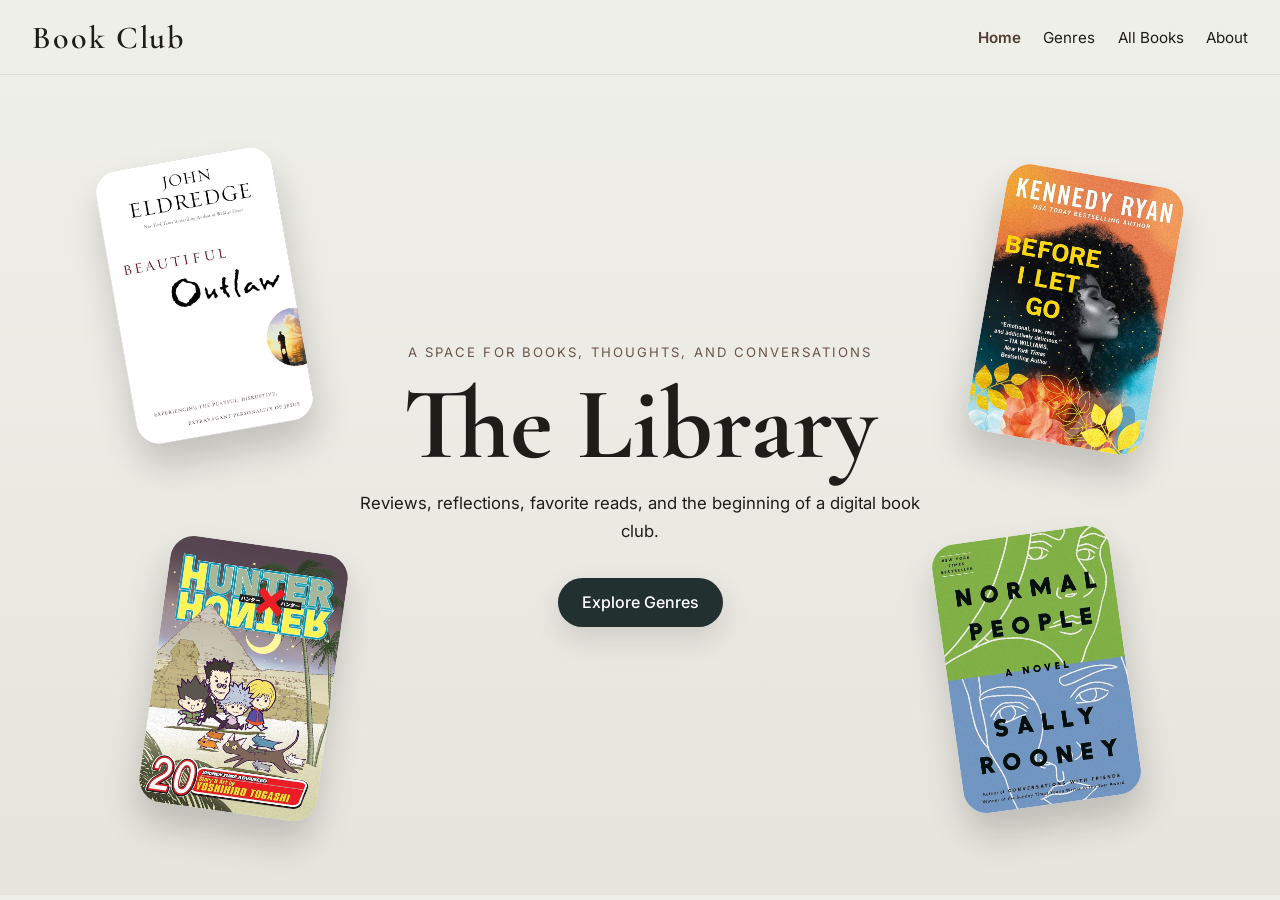
<file: index.html>
<!DOCTYPE html>
<html lang="en">
<head>
  <meta charset="UTF-8" />
  <meta name="viewport" content="width=device-width, initial-scale=1.0" />
  <title>Book Club</title>
  <link rel="stylesheet" href="style.css" />
</head>
<body class="landing-page">
  <header class="top-nav">
    <div class="logo">Book Club</div>
    <nav>
      <a href="index.html">Home</a>
      <a href="genres.html">Genres</a>
      <a href="books.html">All Books</a>
      <a href="about.html">About</a>
    </nav>
  </header>

  <main class="landing-hero">
    <div class="floating-book floating-book-left-top">
      <img src="books-authors/beautiful-outlaw-book.jpg" alt="Beautiful Outlaw cover" />
    </div>

    <div class="floating-book floating-book-right-top">
      <img src="books-authors/before-i-let-go-book.jpg" alt="Before I Let Go cover" />
    </div>

    <div class="floating-book floating-book-left-bottom">
      <img src="books-authors/hxh20-book.jpg" alt="Hunter x Hunter 20 cover" />
    </div>

    <div class="floating-book floating-book-right-bottom">
      <img src="books-authors/normal-people-book.jpg" alt="Normal People cover" />
    </div>

    <section class="hero-content">
      <p class="hero-kicker">a space for books, thoughts, and conversations</p>
      <h1>The Library</h1>
      <p class="hero-subtext">
        Reviews, reflections, favorite reads, and the beginning of a digital book club.
      </p>
      <a class="hero-button" href="genres.html">Explore Genres</a>
    </section>
  </main>

  <script src="script.js"></script>
</body>
</html>
</file>
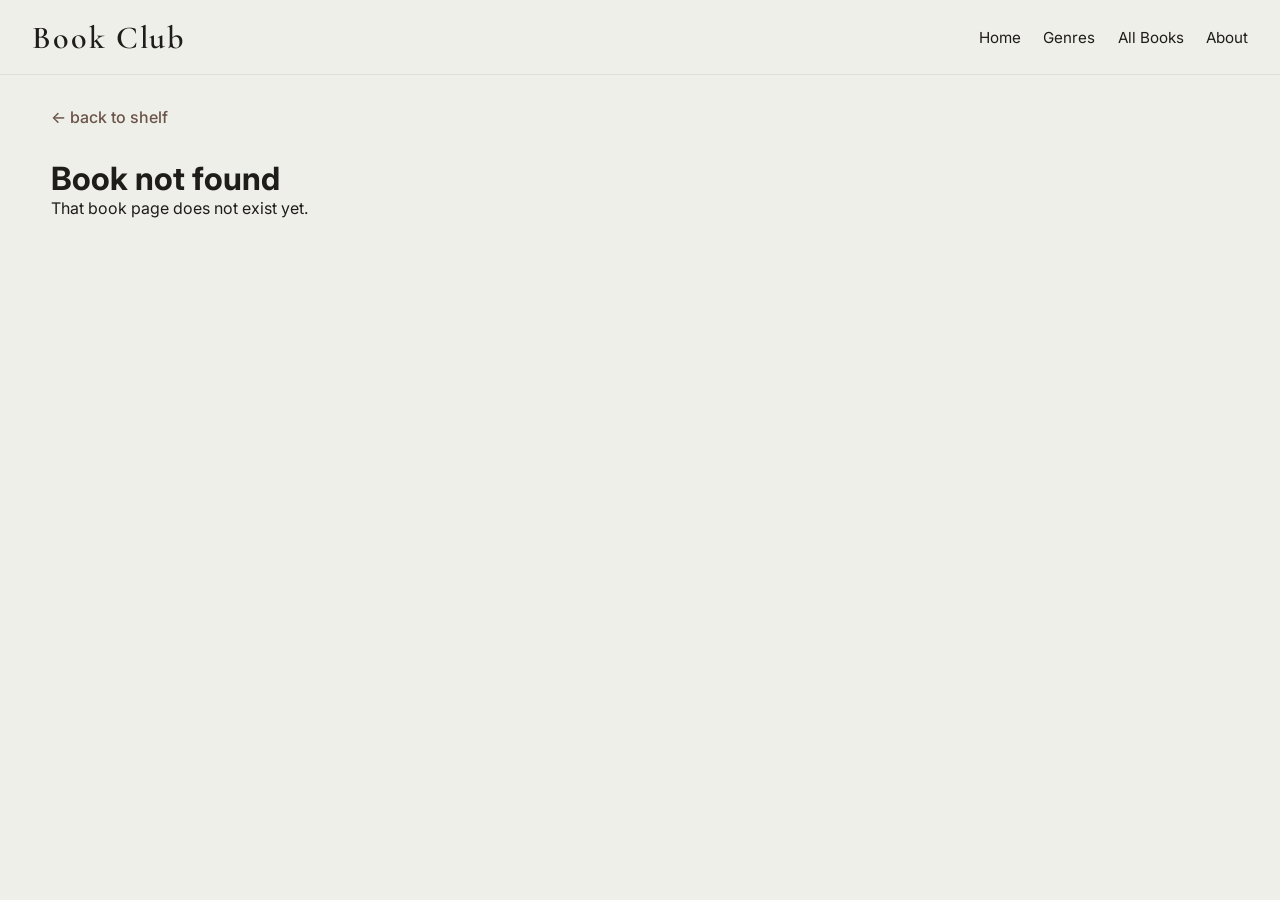
<file: book.html>
<!DOCTYPE html>
<html lang="en">
<head>
  <meta charset="UTF-8" />
  <meta name="viewport" content="width=device-width, initial-scale=1.0" />
  <title>Book | Book Club</title>
  <link rel="stylesheet" href="style.css" />
</head>
<body>
  <header class="top-nav">
    <div class="logo">Book Club</div>
    <nav>
      <a href="index.html">Home</a>
      <a href="genres.html">Genres</a>
      <a href="books.html?genre=all">All Books</a>
      <a href="about.html">About</a>
    </nav>
  </header>

  <main class="book-page">
    <a href="books.html?genre=all" class="back-link">← back to shelf</a>

    <section class="book-hero">
      <div class="book-hero-cover">
        <div class="book-circle-large">
          <img id="book-cover" src="" alt="" />
        </div>
      </div>

      <div class="book-hero-info">
        <h1 id="book-title"></h1>
        <h3 id="book-author"></h3>
        <p class="book-rating" id="book-rating"></p>
        <p class="book-genre" id="book-genre"></p>
        <p class="book-tagline" id="book-tagline"></p>
      </div>

      <div class="author-card">
        <img id="author-image" src="" alt="" />
        <h4 id="author-name"></h4>
        <p id="author-bio"></p>
      </div>
    </section>

    <section class="book-review">
      <h2>My Thoughts</h2>
      <p id="book-review-text"></p>
    </section>

    <section class="book-extras">
      <div class="extra-card">
        <h3>Favorite Quote</h3>
        <p id="book-quote"></p>
      </div>

      <div class="extra-card">
        <h3>Themes</h3>
        <p id="book-themes"></p>
      </div>

      <div class="extra-card">
        <h3>Who Should Read This</h3>
        <p id="book-recommend"></p>
      </div>
    </section>

    <section class="book-discussion">
      <h2>Discussion</h2>
      <p>Discussion board coming soon 👀</p>
    </section>
  </main>

  <script src="script.js"></script>
</body>
</html>
</file>
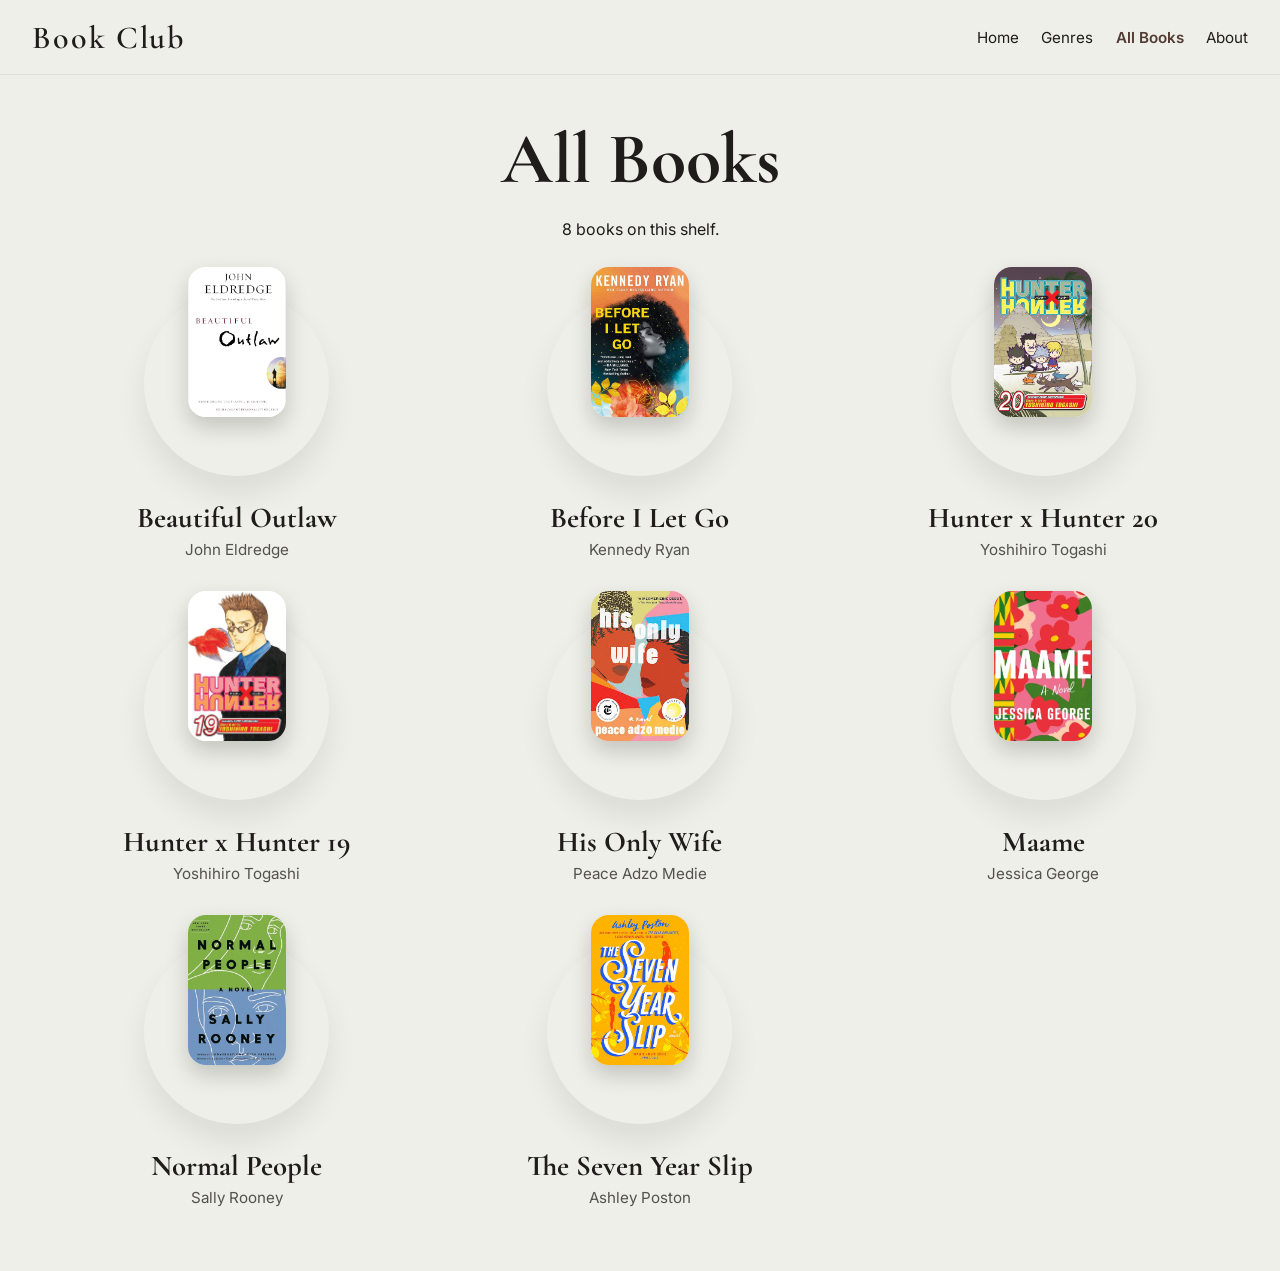
<file: books.html>
<!DOCTYPE html>
<html lang="en">
<head>
  <meta charset="UTF-8" />
  <meta name="viewport" content="width=device-width, initial-scale=1.0" />
  <title>All Books | Book Club</title>
  <link rel="stylesheet" href="style.css" />
</head>
<body>
  <header class="top-nav">
    <div class="logo">Book Club</div>
    <nav>
      <a href="index.html">Home</a>
      <a href="genres.html">Genres</a>
      <a href="books.html?genre=all">All Books</a>
      <a href="about.html">About</a>
    </nav>
  </header>

  <main class="books-page">
    <section class="books-header">
      <h1 id="books-page-title">All Books</h1>
      <p id="books-page-subtitle">Current shelf.</p>
    </section>

    <section class="books-grid" id="books-grid"></section>
  </main>

  <script src="script.js"></script>
</body>
</html>
</file>
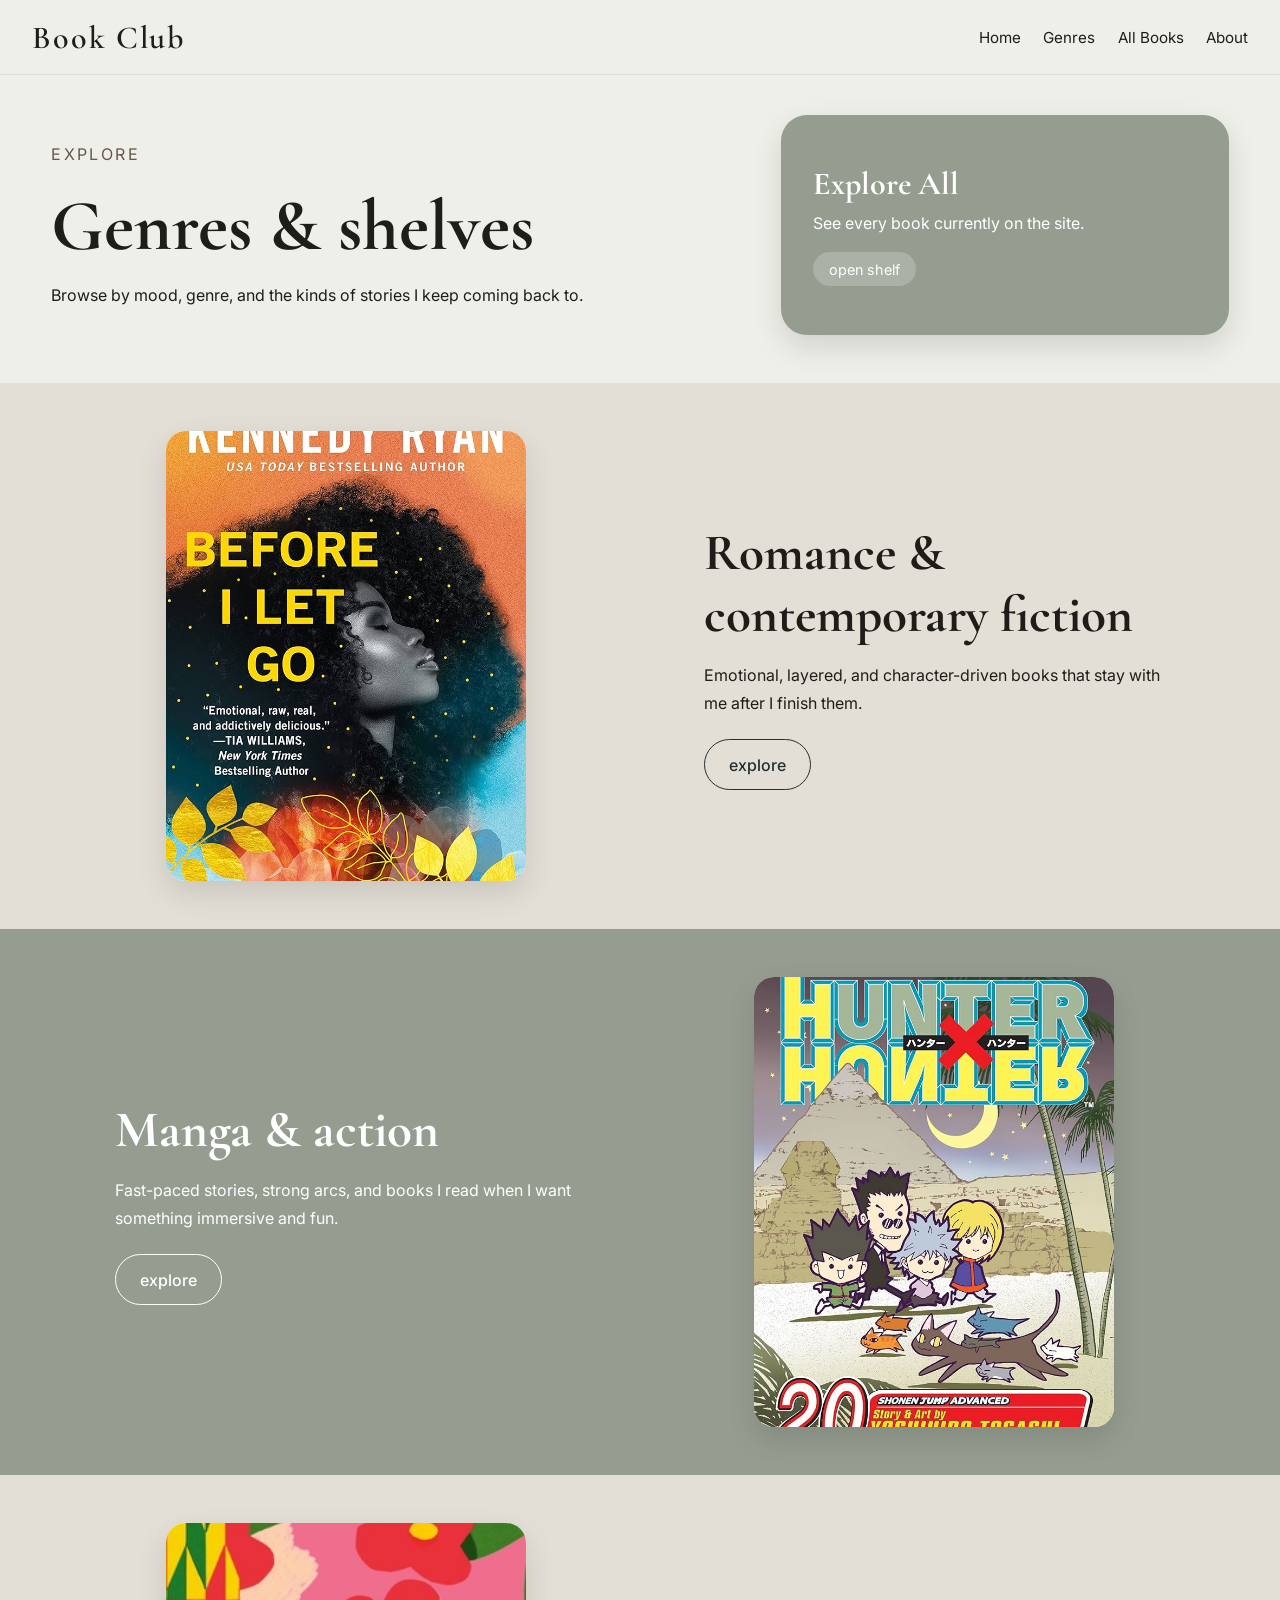
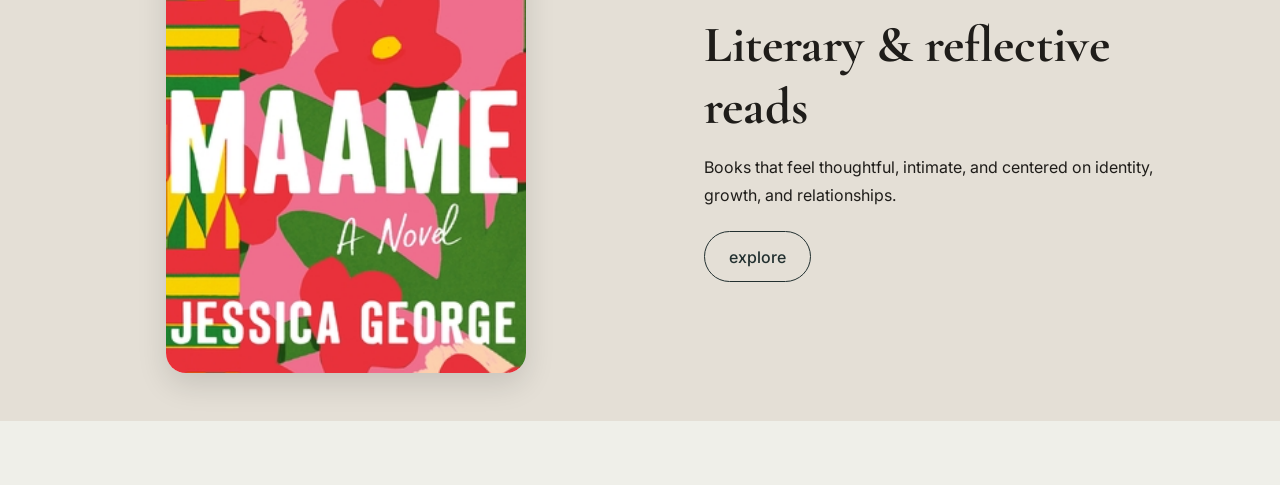
<file: genres.html>
<!DOCTYPE html>
<html lang="en">

<head>
    <meta charset="UTF-8" />
    <meta name="viewport" content="width=device-width, initial-scale=1.0" />
    <title>Explore Genres | Book Club</title>
    <link rel="stylesheet" href="style.css" />
</head>

<body>
    <header class="top-nav">
        <div class="logo">Book Club</div>
        <nav>
            <a href="index.html">Home</a>
            <a href="genres.html">Genres</a>
            <a href="books.html">All Books</a>
            <a href="about.html">About</a>
        </nav>
    </header>

    <main class="genres-page">
        <section class="genres-intro">
            <div class="intro-text">
                <p class="section-label">Explore</p>
                <h1>Genres & shelves</h1>
                <p>
                    Browse by mood, genre, and the kinds of stories I keep coming back to.
                </p>
            </div>

            <a class="explore-all-card" href="books.html">
                <h2>Explore All</h2>
                <p>See every book currently on the site.</p>
                <span>open shelf</span>
            </a>
        </section>

        <section class="genre-feature light-section">
            <div class="genre-feature-inner">
                <div class="genre-image-placeholder">
                    <div class="placeholder-card">
                        <img src="books-authors/before-i-let-go-book.jpg" alt="Before I Let Go cover" />
                    </div>
                </div>
                <div class="genre-copy">
                    <h2>Romance & contemporary fiction</h2>
                    <p>
                        Emotional, layered, and character-driven books that stay with me after I finish them.
                    </p>
                    <a class="outline-button" href="books.html?genre=romance">explore</a>
                </div>
            </div>
        </section>

        <section class="genre-feature dark-section reverse-layout">
            <div class="genre-feature-inner">
                <div class="genre-image-placeholder">
                    <div class="placeholder-card">
                        <img src="books-authors/hxh20-book.jpg" alt="Hunter x Hunter 20 cover" />
                    </div>
                </div>
                <div class="genre-copy">
                    <h2>Manga & action</h2>
                    <p>
                        Fast-paced stories, strong arcs, and books I read when I want something immersive and fun.
                    </p>
                    <a class="outline-button light-outline" href="books.html?genre=manga">explore</a>
                </div>
            </div>
        </section>

        <section class="genre-feature light-section">
            <div class="genre-feature-inner">
                <div class="genre-image-placeholder">
                    <div class="placeholder-card">
                        <img src="books-authors/maame-book.jpg" alt="Maame cover" />
                    </div>
                </div>
                <div class="genre-copy">
                    <h2>Literary & reflective reads</h2>
                    <p>
                        Books that feel thoughtful, intimate, and centered on identity, growth, and relationships.
                    </p>
                    <a class="outline-button" href="books.html?genre=literary">explore</a>
                </div>
            </div>
        </section>
    </main>
</body>

</html>
</file>
<file: style.css>
@import url('https://fonts.googleapis.com/css2?family=Cormorant+Garamond:wght@400;500;600;700&family=Inter:wght@300;400;500;600&display=swap');

:root {
    --deep-green: #223030;
    --brown: #6b544a;
    --sage: #959d90;
    --tan: #bba58f;
    --blush: #e8d9cd;
    --cream: #efefe9;
    --text-dark: #1f1d1a;
    --shadow-soft: 0 12px 30px rgba(0, 0, 0, 0.12);
    --shadow-strong: 0 22px 36px rgba(0, 0, 0, 0.18);
}

* {
    margin: 0;
    padding: 0;
    box-sizing: border-box;
}

html {
    scroll-behavior: smooth;
}

body {
    background: var(--cream);
    color: var(--text-dark);
    font-family: 'Inter', sans-serif;
}

img {
    max-width: 100%;
    display: block;
}

a {
    text-decoration: none;
    color: inherit;
}

.top-nav {
    position: sticky;
    top: 0;
    z-index: 50;
    background: rgba(239, 239, 233, 0.92);
    backdrop-filter: blur(8px);
    border-bottom: 1px solid rgba(34, 48, 48, 0.08);
    display: flex;
    justify-content: space-between;
    align-items: center;
    padding: 1.1rem 2rem;
}

.logo {
    font-family: 'Cormorant Garamond', serif;
    font-size: 2rem;
    font-weight: 600;
    letter-spacing: 0.06em;
}

.top-nav nav {
    display: flex;
    gap: 1.4rem;
}

.top-nav nav a {
    font-size: 0.95rem;
    transition: color 0.2s ease;
}

.top-nav nav a:hover {
    color: var(--brown);
}

.landing-page {
    min-height: 100vh;
    overflow: hidden;
}

.landing-hero {
    position: relative;
    min-height: calc(100vh - 80px);
    display: flex;
    justify-content: center;
    align-items: center;
    padding: 3rem 1.5rem;
    background: linear-gradient(180deg, var(--cream) 0%, #e7e4dd 100%);
}

.hero-content {
    width: min(760px, 92%);
    text-align: center;
    padding: 3rem 2rem;
    position: relative;
    z-index: 2;
}

.hero-kicker {
    text-transform: uppercase;
    letter-spacing: 0.16em;
    font-size: 0.82rem;
    color: var(--brown);
    margin-bottom: 1rem;
}

.hero-content h1 {
    font-family: 'Cormorant Garamond', serif;
    font-size: clamp(3.5rem, 8vw, 6.5rem);
    line-height: 0.95;
    margin-bottom: 1rem;
}

.hero-subtext {
    max-width: 560px;
    margin: 0 auto 2rem;
    font-size: 1.05rem;
    line-height: 1.7;
}

.hero-button,
.outline-button {
    display: inline-block;
    border-radius: 999px;
    padding: 0.9rem 1.5rem;
    transition: all 0.25s ease;
    font-weight: 500;
}

.hero-button {
    background: var(--deep-green);
    color: white;
    box-shadow: var(--shadow-soft);
}

.hero-button:hover {
    transform: translateY(-2px);
    background: var(--brown);
}

.floating-book {
    position: absolute;
    width: clamp(120px, 14vw, 180px);
    border-radius: 24px;
    overflow: hidden;
    box-shadow: var(--shadow-strong);
    opacity: 0;
}

.floating-book img {
    width: 100%;
    height: 100%;
    object-fit: cover;
}

.floating-book-left-top {
    top: 10%;
    left: -220px;
    transform: rotate(-14deg);
    animation: slideFromLeftTop 1.4s ease forwards;
}

.floating-book-right-top {
    top: 12%;
    right: -220px;
    transform: rotate(14deg);
    animation: slideFromRightTop 1.4s ease forwards;
    animation-delay: 0.2s;
}

.floating-book-left-bottom {
    bottom: 10%;
    left: -220px;
    transform: rotate(12deg);
    animation: slideFromLeftBottom 1.5s ease forwards;
    animation-delay: 0.35s;
}

.floating-book-right-bottom {
    bottom: 11%;
    right: -220px;
    transform: rotate(-12deg);
    animation: slideFromRightBottom 1.5s ease forwards;
    animation-delay: 0.45s;
}

@keyframes slideFromLeftTop {
    to {
        left: 9%;
        opacity: 1;
        transform: rotate(-10deg);
    }
}

@keyframes slideFromRightTop {
    to {
        right: 9%;
        opacity: 1;
        transform: rotate(10deg);
    }
}

@keyframes slideFromLeftBottom {
    to {
        left: 12%;
        opacity: 1;
        transform: rotate(8deg);
    }
}

@keyframes slideFromRightBottom {
    to {
        right: 12%;
        opacity: 1;
        transform: rotate(-8deg);
    }
}

.genres-page,
.books-page {
    width: min(1200px, 92%);
    margin: 0 auto;
    padding: 2.5rem 0 4rem;
}

.genres-intro {
    display: grid;
    grid-template-columns: 1.4fr 0.9fr;
    gap: 2rem;
    align-items: center;
    margin-bottom: 3rem;
}

.section-label {
    text-transform: uppercase;
    letter-spacing: 0.15em;
    font-size: 0.82rem;
    color: var(--brown);
    margin-bottom: 0.85rem;
}

.intro-text h1,
.books-header h1 {
    font-family: 'Cormorant Garamond', serif;
    font-size: clamp(2.8rem, 6vw, 4.5rem);
    margin-bottom: 0.8rem;
}

.intro-text p,
.books-header p,
.genre-copy p {
    line-height: 1.7;
    font-size: 1rem;
}

.explore-all-card {
    background: var(--sage);
    color: white;
    border-radius: 26px;
    padding: 2rem;
    min-height: 220px;
    display: flex;
    flex-direction: column;
    justify-content: center;
    box-shadow: var(--shadow-soft);
    transition: transform 0.25s ease;
}

.explore-all-card:hover {
    transform: translateY(-4px);
}

.explore-all-card h2 {
    font-family: 'Cormorant Garamond', serif;
    font-size: 2rem;
    margin-bottom: 0.6rem;
}

.explore-all-card span {
    margin-top: 1.2rem;
    display: inline-block;
    background: rgba(255, 255, 255, 0.2);
    width: fit-content;
    padding: 0.55rem 1rem;
    border-radius: 999px;
    font-size: 0.9rem;
}

.genre-feature {
    width: 100vw;
    margin-left: calc(50% - 50vw);
    margin-right: calc(50% - 50vw);
}

.genre-feature-inner {
    display: grid;
    grid-template-columns: 1fr 1fr;
    align-items: center;
    min-height: 380px;
    width: min(1200px, 92%);
    margin: 0 auto;
}

.light-section {
    background: #e4dfd6;
}

.dark-section {
    background: var(--sage);
    color: white;
}

.genre-image-placeholder,
.genre-copy {
    padding: 2.5rem 2rem;
}

.genre-image-placeholder {
    display: flex;
    justify-content: center;
    padding: 3rem 4rem;
}

.genre-copy {
    max-width: 700px;
    padding: 3rem 4rem;
}

.placeholder-card {
    width: min(360px, 100%);
    aspect-ratio: 4 / 5;
    border-radius: 20px;
    overflow: hidden;
    box-shadow: var(--shadow-soft);
    background: white;
}

.placeholder-card img {
    width: 100%;
    height: 100%;
    object-fit: cover;
}

.genre-copy h2 {
    font-family: 'Cormorant Garamond', serif;
    font-size: clamp(2.2rem, 4vw, 3.2rem);
    margin-bottom: 1rem;
}

.placeholder-card img {
    width: 100%;
    height: 100%;
    object-fit: cover;
}

.outline-button {
    margin-top: 1.4rem;
    border: 1px solid var(--deep-green);
    color: var(--deep-green);
}

.outline-button:hover {
    background: var(--deep-green);
    color: white;
}

.light-outline {
    border-color: white;
    color: white;
}

.light-outline:hover {
    background: white;
    color: var(--deep-green);
}

.reverse-layout .genre-feature-inner .genre-image-placeholder {
    order: 2;
}

.reverse-layout .genre-feature-inner .genre-copy {
    order: 1;
}

.books-header {
    text-align: center;
    margin-bottom: 3rem;
}

.books-grid {
    display: grid;
    grid-template-columns: repeat(3, minmax(220px, 1fr));
    gap: 3.5rem 2rem;
    justify-items: center;
}

.book-card {
    width: 100%;
    max-width: 260px;
    text-align: center;
    display: block;
}

.book-card:hover {
  text-decoration: none;
}

.book-circle {
    width: 185px;
    height: 185px;
    margin: 0 auto 1.5rem;
    border-radius: 50%;
    background: adial-gradient(circle at 60% 60%, #8a7a70, #6b544a);
    position: relative;
    box-shadow:
        inset 0 10px 18px rgba(255, 255, 255, 0.08),
        0 18px 30px rgba(0, 0, 0, 0.08);
}

.book-cover {
    position: absolute;
    left: 50%;
    top: -24px;
    transform: translateX(-50%);
    width: 98px;
    height: 150px;
    object-fit: cover;
    border-radius: 18px;
    box-shadow: 0 10px 22px rgba(0, 0, 0, 0.18);
    transition: transform 0.28s ease, top 0.28s ease, box-shadow 0.28s ease;
}

.book-card:hover .book-cover {
    top: -42px;
    transform: translateX(-50%) scale(1.06);
    box-shadow: 0 22px 34px rgba(0, 0, 0, 0.25);
}

.book-card h3 {
    font-family: 'Cormorant Garamond', serif;
    font-size: 1.8rem;
    margin-bottom: 0.3rem;
}

.book-card p {
    color: rgba(31, 29, 26, 0.75);
    font-size: 0.95rem;
}

@media (max-width: 900px) {

    .genres-intro,
    .genre-feature-inner {
        grid-template-columns: 1fr;
    }

    .reverse-layout .genre-feature-inner .genre-image-placeholder,
    .reverse-layout .genre-feature-inner .genre-copy {
        order: initial;
    }

    .books-grid {
        grid-template-columns: repeat(2, minmax(200px, 1fr));
    }

    .floating-book-left-top,
    .floating-book-left-bottom {
        left: -140px;
    }

    .floating-book-right-top,
    .floating-book-right-bottom {
        right: -140px;
    }
}

@media (max-width: 640px) {
    .top-nav {
        flex-direction: column;
        gap: 0.85rem;
        padding: 1rem 1.2rem;
    }

    .hero-content {
        padding: 2rem 1rem;
    }

    .books-grid {
        grid-template-columns: 1fr;
    }

    .floating-book {
        width: 110px;
    }

    .hero-subtext {
        font-size: 0.98rem;
    }

    .genre-image-placeholder,
    .genre-copy {
        padding: 2rem 1.25rem;
    }
}

.book-page {
  width: min(1200px, 92%);
  margin: 0 auto;
  padding: 2rem 0 4rem;
}

.back-link {
  display: inline-block;
  margin-bottom: 2rem;
  color: var(--brown);
  font-weight: 500;
}

.book-hero {
  display: grid;
  grid-template-columns: 1fr 1fr 0.9fr;
  gap: 2rem;
  align-items: center;
  margin-bottom: 3rem;
}

.book-hero-cover {
  display: flex;
  justify-content: center;
}

.book-circle-large {
  width: 260px;
  height: 260px;
  border-radius: 50%;
  background: var(--brown);
  display: flex;
  align-items: center;
  justify-content: center;
  box-shadow:
    inset 0 10px 18px rgba(255,255,255,0.08),
    0 18px 30px rgba(0,0,0,0.08);
}

.book-circle-large img {
  width: 135px;
  height: 205px;
  object-fit: cover;
  border-radius: 16px;
  box-shadow: 0 12px 22px rgba(0,0,0,0.18);
}

.book-hero-info h1 {
  font-family: 'Cormorant Garamond', serif;
  font-size: clamp(3rem, 5vw, 4.8rem);
  line-height: 0.95;
  margin-bottom: 0.6rem;
}

.book-hero-info h3 {
  font-size: 1.2rem;
  margin-bottom: 1rem;
  font-weight: 500;
}

.book-rating,
.book-genre {
  margin-bottom: 0.5rem;
}

.book-tagline {
  margin-top: 1rem;
  line-height: 1.7;
  font-style: italic;
  max-width: 460px;
}

.author-card {
  background: #e4dfd6;
  padding: 1.5rem;
  border-radius: 20px;
  text-align: center;
  box-shadow: var(--shadow-soft);
}

.author-card img {
  width: 110px;
  height: 110px;
  border-radius: 50%;
  object-fit: cover;
  margin: 0 auto 1rem;
}

.author-card h4 {
  font-family: 'Cormorant Garamond', serif;
  font-size: 1.8rem;
  margin-bottom: 0.5rem;
}

.author-card p {
  line-height: 1.6;
  font-size: 0.95rem;
}

.book-review {
  background: #f5f3ed;
  border-radius: 20px;
  padding: 2rem;
  margin-bottom: 2rem;
}

.book-review h2,
.book-discussion h2 {
  font-family: 'Cormorant Garamond', serif;
  font-size: 2.2rem;
  margin-bottom: 1rem;
}

.book-review p {
  line-height: 1.85;
  font-size: 1rem;
}

.book-extras {
  display: grid;
  grid-template-columns: repeat(3, 1fr);
  gap: 1.5rem;
}

.extra-card {
  background: #e4dfd6;
  padding: 1.5rem;
  border-radius: 18px;
}

.extra-card h3 {
  font-family: 'Cormorant Garamond', serif;
  font-size: 1.6rem;
  margin-bottom: 0.8rem;
}

.extra-card p {
  line-height: 1.7;
}

.book-discussion {
  margin-top: 2rem;
  padding: 2rem;
  background: var(--sage);
  color: white;
  border-radius: 20px;
}

@media (max-width: 900px) {
  .book-hero {
    grid-template-columns: 1fr;
    text-align: center;
  }

  .book-tagline {
    margin-left: auto;
    margin-right: auto;
  }

  .book-extras {
    grid-template-columns: 1fr;
  }
}

.about-page {
  width: min(1200px, 92%);
  margin: 0 auto;
  padding: 2.5rem 0 4rem;
}

.about-hero {
  display: grid;
  grid-template-columns: 1.2fr 0.8fr;
  gap: 2.5rem;
  align-items: center;
  margin-bottom: 3rem;
}

.about-hero-text h1 {
  font-family: 'Cormorant Garamond', serif;
  font-size: clamp(3rem, 6vw, 5rem);
  line-height: 0.95;
  margin-bottom: 1rem;
}

.about-intro {
  font-size: 1.05rem;
  line-height: 1.8;
  max-width: 650px;
}

.about-image-card {
  background: #e4dfd6;
  border-radius: 28px;
  padding: 1rem;
  box-shadow: var(--shadow-soft);
}

.about-image-card img {
  width: 100%;
  aspect-ratio: 4 / 5;
  object-fit: cover;
  border-radius: 22px;
}

.about-story {
  display: grid;
  grid-template-columns: 1fr 1fr;
  gap: 1.5rem;
  margin-bottom: 2rem;
}

.about-story-card {
  background: #f5f3ed;
  border-radius: 22px;
  padding: 2rem;
  box-shadow: var(--shadow-soft);
}

.about-story-card h2,
.about-highlight-text h2,
.about-mini-note h3 {
  font-family: 'Cormorant Garamond', serif;
  margin-bottom: 0.9rem;
}

.about-story-card h2,
.about-highlight-text h2 {
  font-size: 2.2rem;
}

.about-story-card p,
.about-highlight-text p,
.about-mini-note p {
  line-height: 1.8;
}

.about-highlight {
  width: 100vw;
  margin-left: calc(50% - 50vw);
  margin-right: calc(50% - 50vw);
  background: var(--sage);
  color: white;
}

.about-highlight-inner {
  width: min(1200px, 92%);
  margin: 0 auto;
  padding: 3rem 0;
  display: grid;
  grid-template-columns: 1.4fr 0.8fr;
  gap: 2rem;
  align-items: start;
}

.about-mini-note {
  background: rgba(255, 255, 255, 0.14);
  border-radius: 22px;
  padding: 1.5rem;
}

@media (max-width: 900px) {
  .about-hero,
  .about-story,
  .about-highlight-inner {
    grid-template-columns: 1fr;
  }

  .about-image-card {
    max-width: 420px;
    margin: 0 auto;
  }
}
</file>
